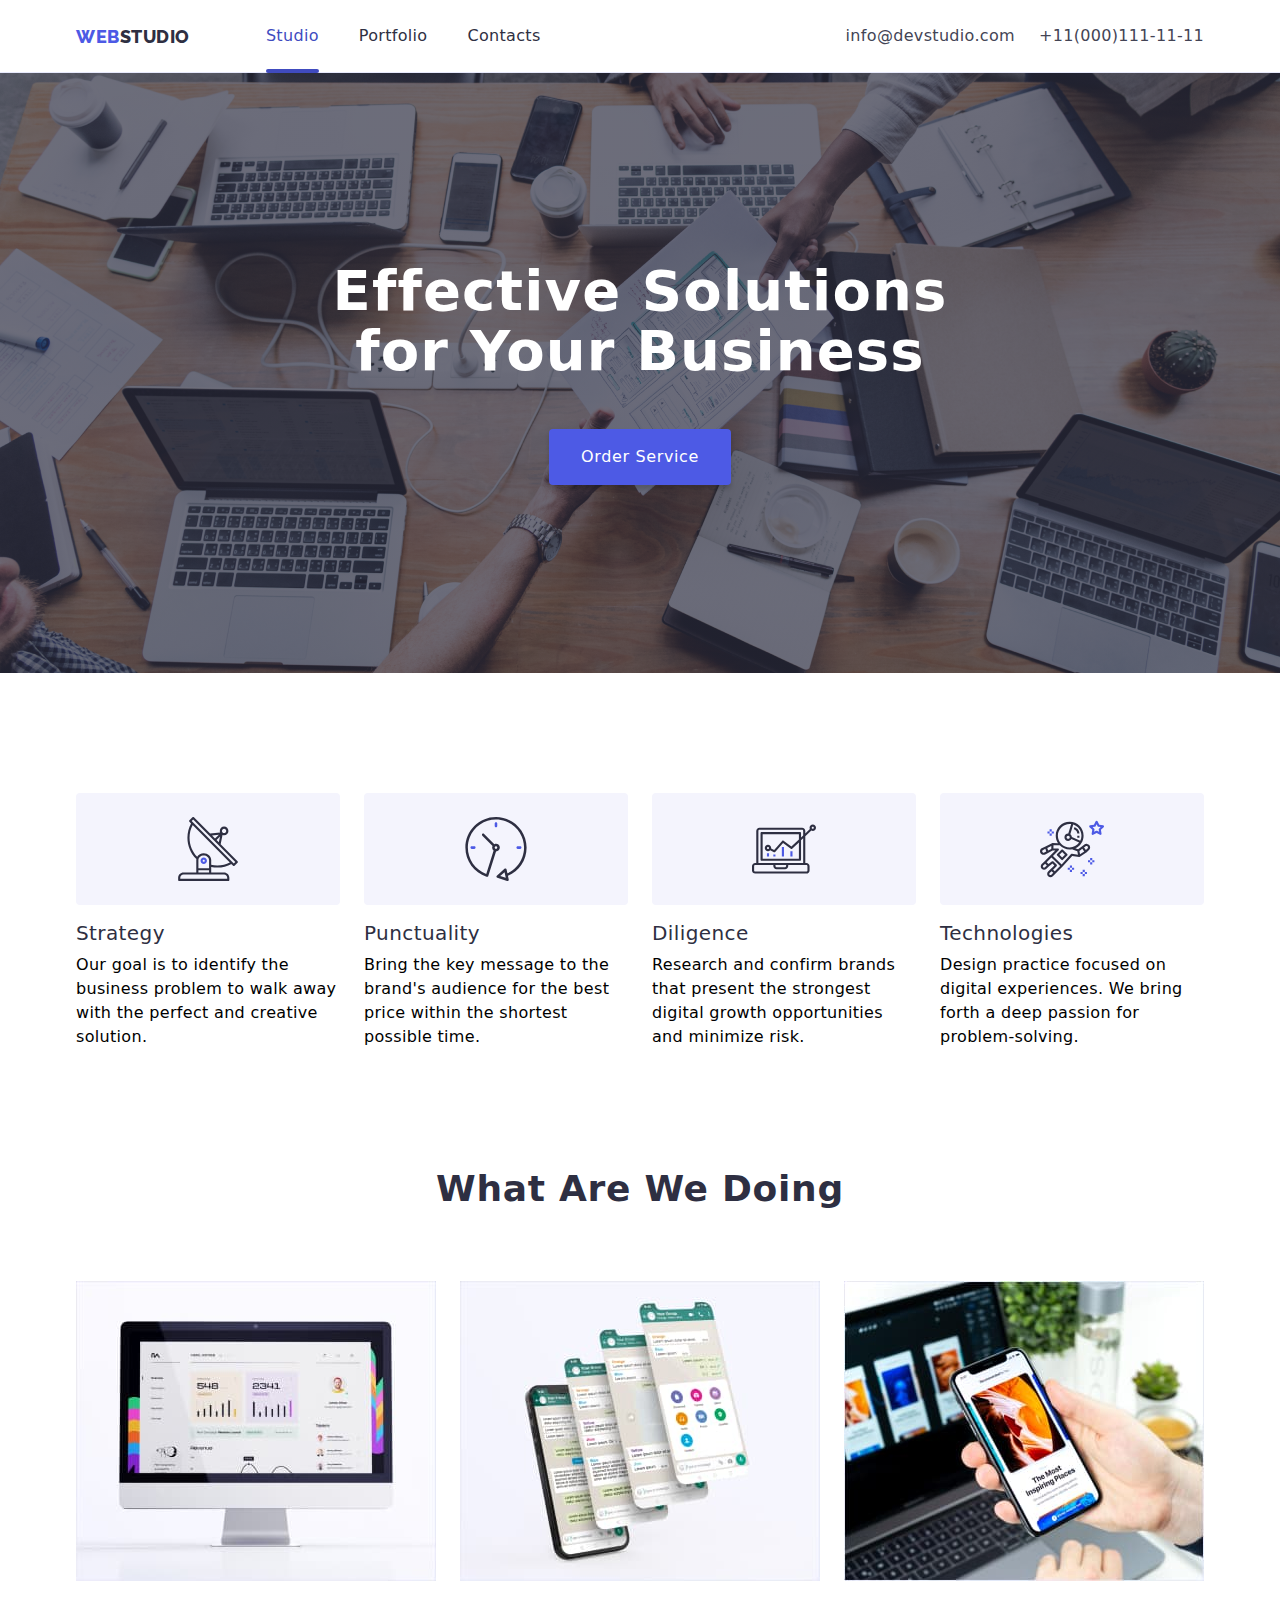
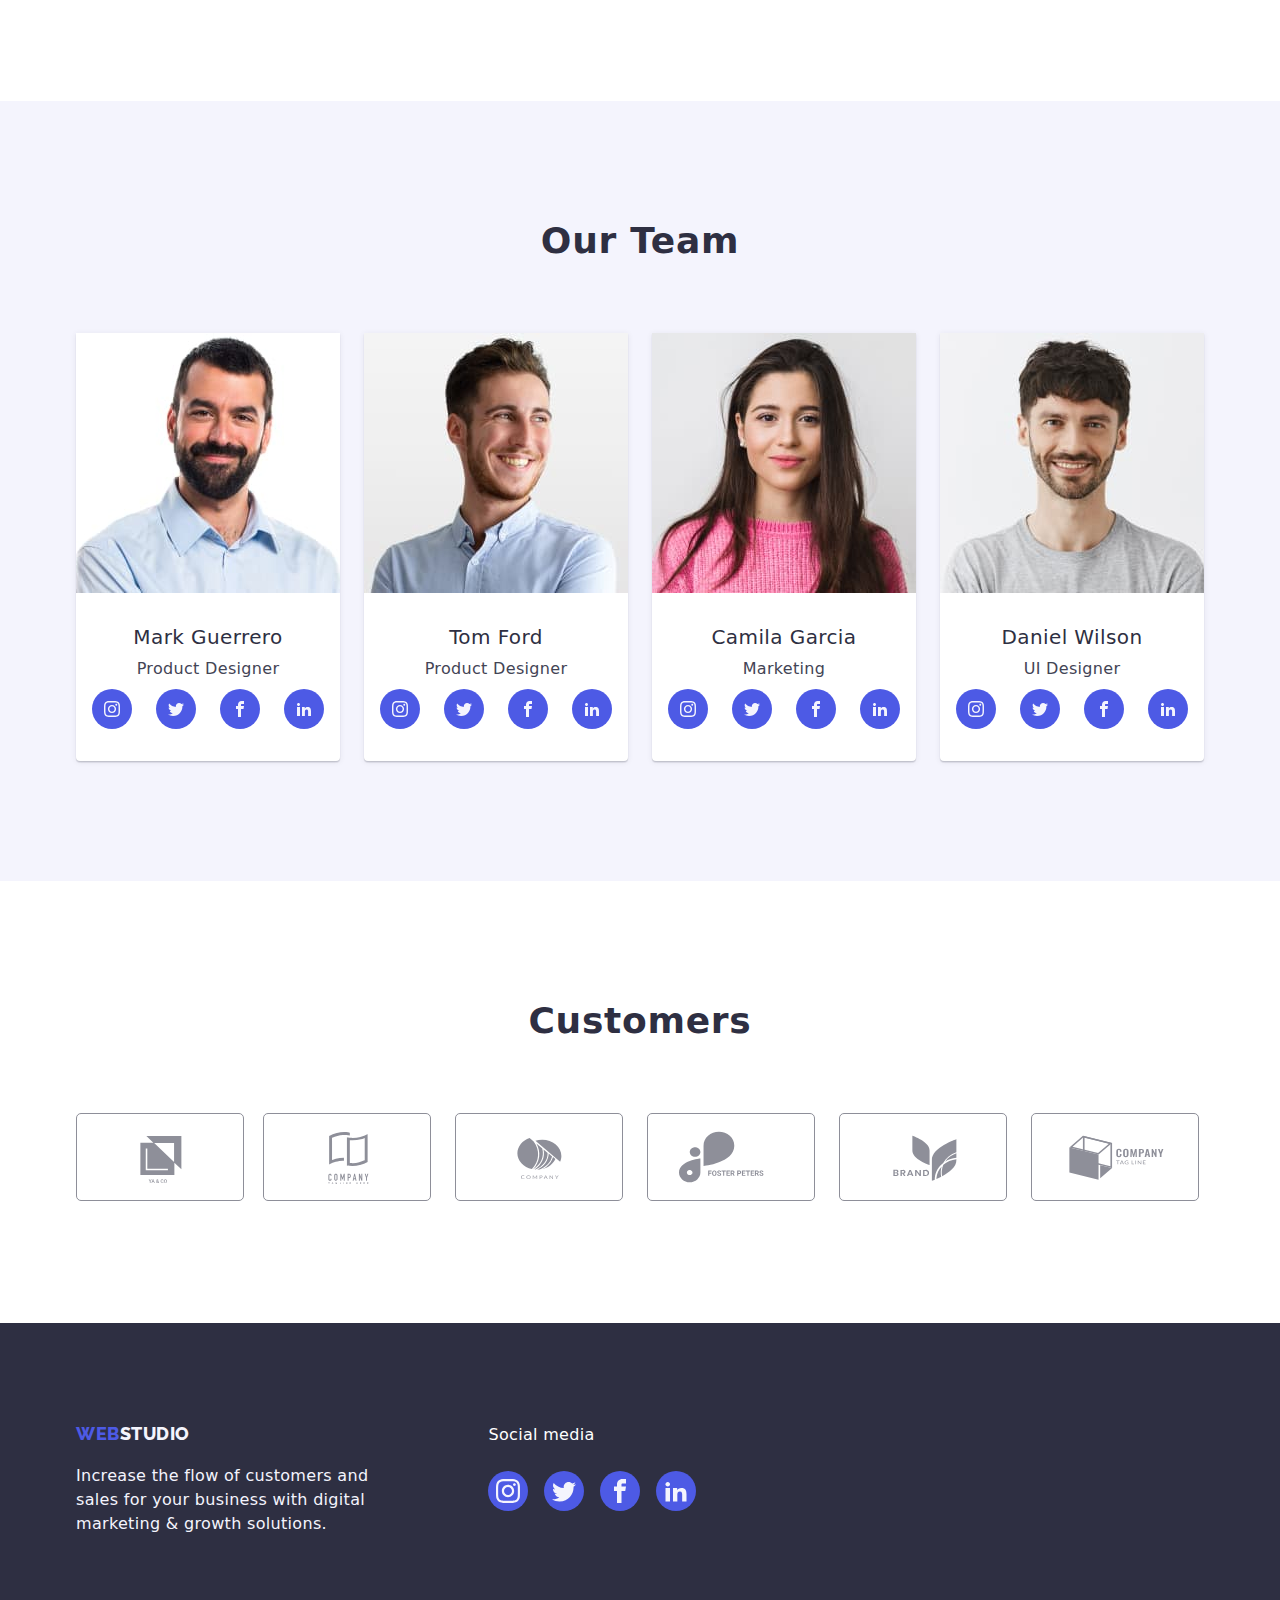
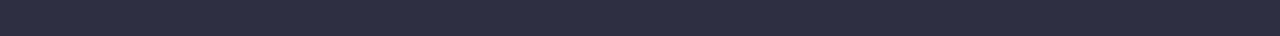
<file: index.html>
<!DOCTYPE html>
<html lang="en">
  <head>
    <meta charset="UTF-8" />
    <meta name="viewport" content="width=device-width, initial-scale=1.0" />
    <title>Homework 5</title>

    <!-- CSS -->
    <link rel="stylesheet" href="./css/styles.css" />

    <!-- FONTS -->
    <link
      href="https://fonts.googleapis.com/css2?family=Raleway:wght@800&family=Roboto:wght@400;500;700;900&display=swap"
      rel="stylesheet"
    />

    <!-- CSS Normalize -->
    <link
      rel="stylesheet"
      href="https://cdnjs.cloudflare.com/ajax/libs/modern-normalize/2.0.0/modern-normalize.min.css"
    />
  </head>
  <body>
    <header class="header">
      <div class="container header-container">
        <nav class="header-nav">
          <a href="./index.html" class="header-logo link">
            <span class="header-logo-web">WEB</span>STUDIO
          </a>
          <ul class="header-list list">
            <li class="header-list-item">
              <a class="header-link link current" href="./index.html"
                >Studio</a
              >
            </li>
            <li class="header-list-item">
              <a class="header-link link" href="./portfolio.html">Portfolio</a>
            </li>
            <li class="header-list-item">
              <a class="header-link link" href="#">Contacts</a>
            </li>
          </ul>
        </nav>

        <ul class="header-contacts list">
          <li class="header-contatcs-item">
            <a
              class="header-contacts-link link"
              href="mailto:info@devstudio.com"
              >info@devstudio.com</a
            >
          </li>
          <li class="header-contacts-item">
            <a class="header-contacts-link link" href="tel:+110001111111"
              >+11(000)111-11-11</a
            >
          </li>
        </ul>
      </div>
    </header>
    <main>
      <!--Section 1-->
      <section class="hero hero-section">
        <div class="container hero-container">
          <h1 class="hero-title">
            Effective Solutions<br />
            for Your Business
          </h1>

          <button class="hero-button button" type="button" data-modal-open>
            Order Service
          </button>
        </div>
      </section>
      <!--Section 2-->
      <section class="section">
        <div class="container">
          <ul class="section-list list">
            <li class="section-item">
              <div class="benefits-svg-box">
                <svg class="benefits-icon-svg" width="64" height="64">
                  <use href="./images/icons.svg#antenna"></use>
                </svg>
              </div>
              <h3 class="section-item-title title">Strategy</h3>
              <p class="section-item-text text">
                Our goal is to identify the business problem to walk away with
                the perfect and creative solution.
              </p>
            </li>
            <li class="section-item">
              <div class="benefits-svg-box">
                <svg lass="benefits-icon-svg" width="64" height="64">
                  <use href="./images/icons.svg#clock"></use>
                </svg>
              </div>
              <h3 class="section-item-title title">Punctuality</h3>
              <p class="section-item-text text">
                Bring the key message to the brand's audience for the best price
                within the shortest possible time.
              </p>
            </li>
            <li class="section-item">
              <div class="benefits-svg-box">
                <svg lass="benefits-icon-svg" width="64" height="64">
                  <use href="./images/icons.svg#diagram"></use>
                </svg>
              </div>
              <h3 class="section-item-title title">Diligence</h3>
              <p class="section-item-text text">
                Research and confirm brands that present the strongest digital
                growth opportunities and minimize risk.
              </p>
            </li>
            <li class="section-item">
              <div class="benefits-svg-box">
                <svg lass="benefits-icon-svg" width="64" height="64">
                  <use href="./images/icons.svg#astronaut"></use>
                </svg>
              </div>
              <h3 class="section-item-title title">Technologies</h3>
              <p class="section-item-text text">
                Design practice focused on digital experiences. We bring forth a
                deep passion for problem-solving.
              </p>
            </li>
          </ul>
        </div>
      </section>
      <!--Section 3-->
      <section class="section section-no-top-padding">
        <div class="container">
          <h2 class="section-title title">What Are We Doing</h2>
          <ul class="section-list list">
            <li class="section-item">
              <img
                src="./images/Monitor.jpg"
                alt="monitor with graphs and charts"
                width="360"
                height="300"
              />
            </li>
            <li class="section-item">
              <img
                src="./images/mobilephone.jpg"
                alt="mobile phone"
                width="360"
                height="300"
              />
            </li>
            <li class="section-item">
              <img
                src="./images/laptopandphone.jpg"
                alt="laptop and phone"
                width="360"
                height="300"
              />
            </li>
          </ul>
        </div>
      </section>
      <!--Section 4-->
      <section class="section section-grey">
        <div class="container team-container">
          <h2 class="section-title title">Our Team</h2>
          <ul class="section-list list">
            <li class="section-list-item">
              <img
                src="./images/Mark.jpg"
                alt="Mark Guererro"
                width="264"
                height="260"
              />
              <div class="section-item-wrap">
                <h3 class="section-item-name title">Mark Guerrero</h3>
                <p class="section-item-position text">Product Designer</p>
                <ul class="team-social list">
                  <li class="team-social-list">
                    <a
                      class="team-social-link link"
                      href="https://instagram.com"
                      target="_blank"
                      rel="noopener noreferrer"
                    >
                      <svg class="team-social-link-box" width="32" height="32">
                        <use href="./images/icons.svg#instagram"></use>
                      </svg>
                    </a>
                  </li>
                  <li class="team-social-list">
                    <a
                      class="team-social-link link"
                      href="https://twitter.com"
                      target="_blank"
                      rel="noopener noreferrer"
                    >
                      <svg class="team-social-link-box" width="32" height="32">
                        <use href="./images/icons.svg#twitter"></use>
                      </svg>
                    </a>
                  </li>
                  <li class="team-social-list">
                    <a
                      class="team-social-link link"
                      href="https://facebook.com"
                      target="_blank"
                      rel="noopener noreferrer"
                    >
                      <svg class="team-social-link-box" width="32" height="32">
                        <use href="./images/icons.svg#facebook"></use>
                      </svg>
                    </a>
                  </li>
                  <li class="team-social-list">
                    <a
                      class="team-social-link link"
                      href="https://linkedin.com"
                      target="_blank"
                      rel="noopener noreferrer"
                    >
                      <svg class="team-social-link-box" width="32" height="32">
                        <use href="./images/icons.svg#linkedin"></use>
                      </svg>
                    </a>
                  </li>
                </ul>
              </div>
            </li>
            <!--  -->
            <li class="section-list-item">
              <img
                src="./images/Tom.jpg"
                alt="Tom Ford"
                width="264"
                height="260"
              />
              <div class="section-item-wrap">
                <h3 class="section-item-name title">Tom Ford</h3>
                <p class="section-item-position text">Product Designer</p>
                <ul class="team-social list">
                  <li class="team-social-list">
                    <a href="#" class="team-social-link">
                      <svg class="team-social-link-box">
                        <use href="./images/icons.svg#instagram"></use>
                      </svg>
                    </a>
                  </li>
                  <li class="">
                    <a href="#" class="team-social-link">
                      <svg class="team-social-link-box">
                        <use href="./images/icons.svg#twitter"></use>
                      </svg>
                    </a>
                  </li>
                  <li class="">
                    <a href="#" class="team-social-link">
                      <svg class="team-social-link-box">
                        <use href="./images/icons.svg#facebook"></use>
                      </svg>
                    </a>
                  </li>
                  <li class="">
                    <a href="#" class="team-social-link">
                      <svg class="team-social-link-box">
                        <use href="./images/icons.svg#linkedin"></use>
                      </svg>
                    </a>
                  </li>
                </ul>
              </div>
            </li>
            <li class="section-list-item">
              <img
                src="./images/Camila.jpg"
                alt="Camila Garcia"
                width="264"
                height="260"
              />
              <div class="section-item-wrap">
                <h3 class="section-item-name title">Camila Garcia</h3>
                <p class="section-item-position text">Marketing</p>
                <ul class="team-social list">
                  <li class="">
                    <a href="#" class="team-social-link">
                      <svg class="team-social-link-box" width="32" height="32">
                        <use href="./images/icons.svg#instagram"></use>
                      </svg>
                    </a>
                  </li>
                  <li class="">
                    <a href="#" class="team-social-link">
                      <svg class="team-social-link-box" width="32" height="32">
                        <use href="./images/icons.svg#twitter"></use>
                      </svg>
                    </a>
                  </li>
                  <li class="">
                    <a href="#" class="team-social-link">
                      <svg class="team-social-link-box" width="32" height="32">
                        <use href="./images/icons.svg#facebook"></use>
                      </svg>
                    </a>
                  </li>
                  <li class="">
                    <a href="#" class="team-social-link">
                      <svg class="team-social-link-box" width="32" height="32">
                        <use href="./images/icons.svg#linkedin"></use>
                      </svg>
                    </a>
                  </li>
                </ul>
              </div>
            </li>
            <li class="section-list-item">
              <img
                src="./images/Daniel.jpg"
                alt="Daniel Wilson"
                width="264"
                height="260"
              />
              <div class="section-item-wrap">
                <h3 class="section-item-name title">Daniel Wilson</h3>
                <p class="section-item-position text">UI Designer</p>
                <ul class="team-social list">
                  <li class="">
                    <a href="#" class="team-social-link">
                      <svg class="team-social-link-box" width="32" height="32">
                        <use href="./images/icons.svg#instagram"></use>
                      </svg>
                    </a>
                  </li>
                  <li class="">
                    <a href="#" class="team-social-link">
                      <svg class="team-social-link-box" width="32" height="32">
                        <use href="./images/icons.svg#twitter"></use>
                      </svg>
                    </a>
                  </li>
                  <li class="">
                    <a href="#" class="team-social-link">
                      <svg class="team-social-link-box" width="32" height="32">
                        <use href="./images/icons.svg#facebook"></use>
                      </svg>
                    </a>
                  </li>
                  <li class="">
                    <a href="#" class="team-social-link">
                      <svg class="team-social-link-box" width="32" height="32">
                        <use href="./images/icons.svg#linkedin"></use>
                      </svg>
                    </a>
                  </li>
                </ul>
              </div>
            </li>
          </ul>
        </div>
      </section>

      <!-- Customers Section -->
<section class="section">
    <div class="container">
      <h2 class="section-title customers-title">Customers</h2>
    <ul class="customers-list list">
    <li class="customers-item">
     <a class="customers-box link" href="">
      <svg class="customers-box-svg">
        <use href="./images/icons.svg#customer-1"></use>
      </svg>
     </a> 
    </li>

    <li class="customers-list-item">
     <a class="customers-box" href="">
      <svg class="customers-box-svg">
        <use href="./images/icons.svg#customer-2"></use>
      </svg>
     </a> 
    </li>

    <li class="customers-list-item">
     <a class="customers-box" href="">
      <svg class="customers-box-svg">
        <use href="./images/icons.svg#customer-3"></use>
      </svg>
     </a> 
    </li>

    <li class="customers-list-item">
     <a class="customers-box" href="">
      <svg class="customers-box-svg">
        <use href="./images/icons.svg#customer-4"></use>
      </svg>
     </a> 
    </li>

    <li class="customers-list-item">
     <a class="customers-box" href="">
      <svg class="customers-box-svg" >
        <use href="./images/icons.svg#customer-5"></use>
      </svg>
     </a> 
    </li>
    <li class="customers-list-item">
     <a class="customers-box" href="">
      <svg class="customers-box-svg">
        <use href="./images/icons.svg#customer-6"></use>
      </svg>
     </a> 
    </li>
    </div>
  </ul>
</section>
    </main>
  </body>
  <!--Footer-->
  <footer class="footer">
    <div class="footer-container container">
      <div class="footer-logo-wrapper list">
        <li class="footer-list-item">
      <a href="./index.html" class="footer-logo link">
        <span class="footer-logo-web">WEB</span>STUDIO
      </a>
      <p class="footer-text text">
        Increase the flow of customers and<br />
        sales for your business with digital<br />
        marketing & growth solutions.
      </p>
        </li>
      </div>
      <div class="footer-socials">
        <p class="footer-socials-text text">Social media</p>
      <ul class="footer-list list">
        <li class="footer-socials-list">
          <a href="#" class="footer-socials-link">
            <svg class="footer-socials-link-box" width="32" height="32">
              <use href="./images/icons.svg#instagram"></use>
            </svg>
          </a>
        </li>

        <li class="footer-socials-list">
          <a href="#" class="footer-socials-link">
            <svg class="footer-socials-link-box" width="32" height="32">
              <use href="./images/icons.svg#twitter"></use>
            </svg>
          </a>
        </li>

        <li class="footer-socials-list">
          <a href="#" class="footer-socials-link">
            <svg class="footer-socials-link-box" width="32" height="32">
              <use href="./images/icons.svg#facebook"></use>
            </svg>
          </a>
        </li>

        <li class="footer-socials-list">
          <a href="#" class="footer-socials-link">
            <svg class="footer-socials-link-box" width="32" height="32">
              <use href="./images/icons.svg#linkedin"></use>
            </svg>
          </a>
        </li>
      </ul>
      </div>
    </div>
</footer>

<!-- MODAL -->
    <div class="backdrop is-hidden" data-modal>
      <div class="modal">
        <button type="button" class="modal-close" data-modal-close>
          <svg class="modal-close-icon" width="8" height="8">
            <use href="./images/icons.svg#icon-close"></use>
          </svg>
        </button>
      </div>
    </div>

    <!-- MODAL SCRIPT -->
    <script src="./js/modal.js"></script>

</body>
</html>
</file>
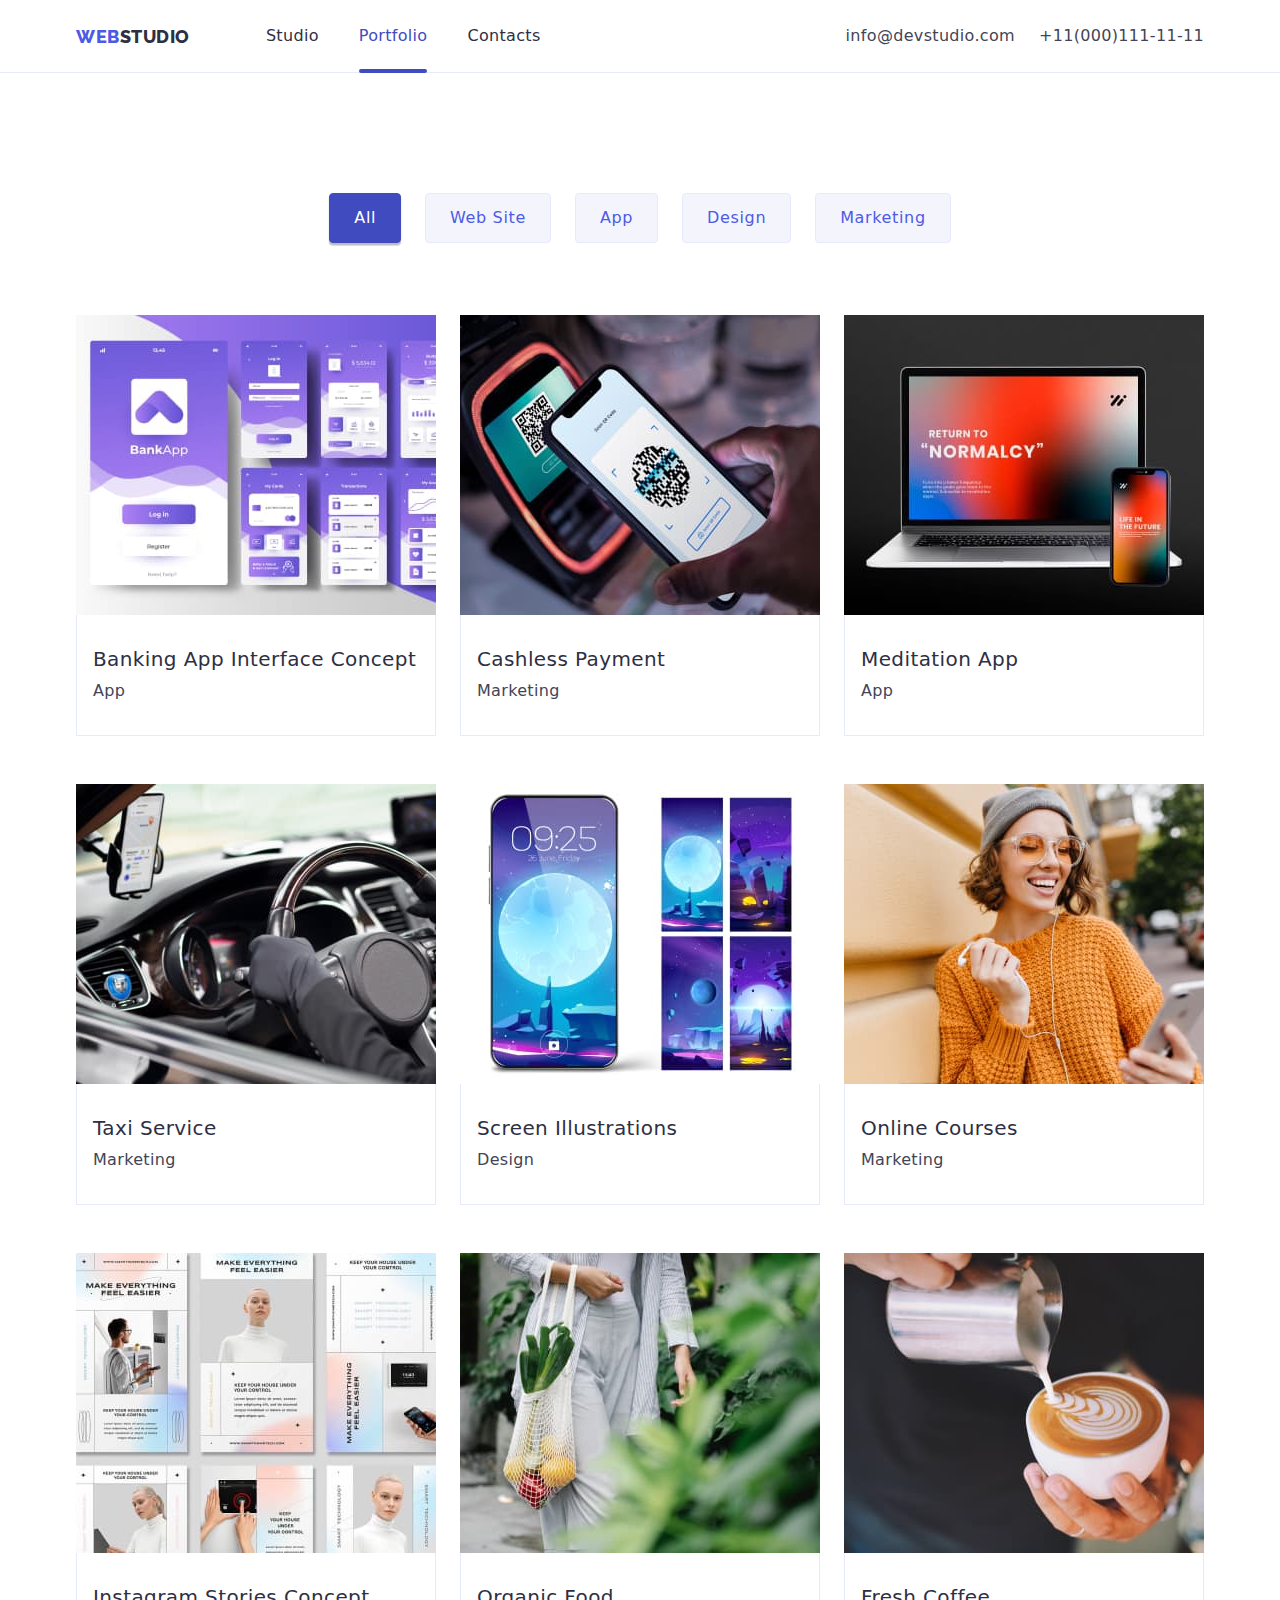
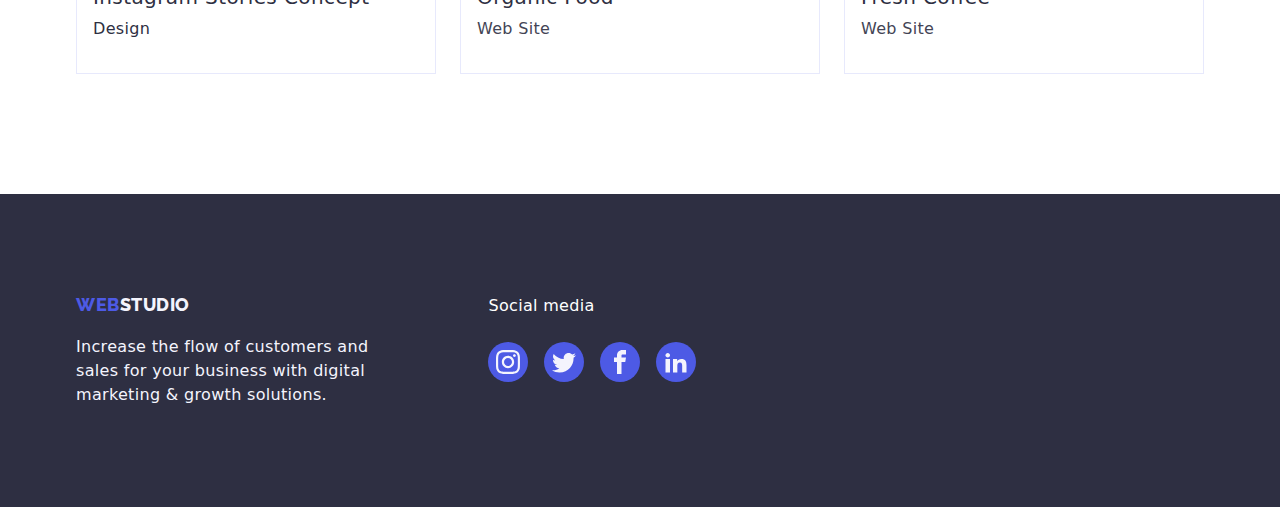
<file: portfolio.html>
<!DOCTYPE html>
<html lang="en">
  <head>
    <meta charset="UTF-8" />
    <meta name="viewport" content="width=device-width, initial-scale=1.0" />
    <title>Portfolio</title>

    <!-- CSS -->
    <link rel="stylesheet" href="./css/styles.css" />

    <!-- FONTS -->
    <link
      href="https://fonts.googleapis.com/css2?family=Raleway:wght@800&family=Roboto:wght@400;500;700;900&display=swap"
      rel="stylesheet"
    />

    <!-- CSS Normalize -->
    <link
      rel="stylesheet"
      href="https://cdnjs.cloudflare.com/ajax/libs/modern-normalize/2.0.0/modern-normalize.min.css"
    />
  </head>
  <body>
    <!-- Header Section -->
    <header class="header">
      <div class="container header-container">
        <nav class="header-nav">
          <a
            class="header-logo link"href="./portfolio.html">
            <span class="header-logo-web">WEB</span>STUDIO</a
          >
          <ul class="header-list list">
            <li class="header-list-item">
              <a
                class="header-link link"
                href="./index.html"
                >Studio</a
              >
            </li>
            <li class="header-list-item">
              <a
                class="header-link link current"
                href="./portfolio.html"
                >Portfolio</a
              >
            </li>
            <li class="header-list-item">
              <a
                class="header-link link"
                href="./index.html"
                
                >Contacts</a
              >
            </li>
          </ul>
        </nav>
        <ul class="header-contacts list">
          <li class="header-contacts-item">
            <a
              class="header-contacts-link link"
              href="mailto:info@devstudio.com"
              >info@devstudio.com</a
            >
          </li>
          <li class="header-contacts-item">
            <a class="header-contacts-link link" href="tel:+110001111111"
              >+11(000)111-11-11</a
            >
          </li>
        </ul>
      </div>
    </header>
    <!-- Filters Section -->
    <main>
      <section class="section">
        <div class="container projects-container">
          <ul class="filters-list list">
            <li class="filters-item">
              <button
                class="filters-button filters-active button"
                type="button"
              >
                All
              </button>
            </li>
            <li class="filters-item">
              <button class="filters-button button" type="button">
                Web Site
              </button>
            </li>
            <li class="filters-item">
              <button class="filters-button button" type="button">App</button>
            </li>
            <li class="filters-item">
              <button class="filters-button button" type="button">
                Design
              </button>
            </li>
            <li class="filters-item">
              <button class="filters-button button" type="button">
                Marketing
              </button>
            </li>
          </ul>
        <!-- Services section -->
        <!-- <section class="services-section"> -->
          <ul class="services-list list">
            <li class="services-item ">
              <a class="services-link link" href="#">
                <div class="services-link-wrap">
              <img
                src="./images/image.jpg"
                alt="image"
                width="360"
                height="300"
              />
              <p class="services-link-text">
                14 Stylish and User-Friendly App Design Concepts · Task Manager App · Calorie Tracker App · Exotic Fruit Ecommerce App · Cloud Storage App
              </p>
                </div>
              <div class="services-title-wrap">
                <h3 class="services-title title">
                  Banking App Interface Concept
                </h3>
                <p class="services-text text">App</p>
              </div>
              </a>
            </li>
            <li class="services-item">
              <a class="services-link link" href="#">
              <div class="services-link-wrap">
              <img
                src="./images/phonebarcode.jpg"
                alt="phonebarcode"
                width="360"
                height="300"
              />
              <p class="services-link-text">
                14 Stylish and User-Friendly App Design Concepts · Task Manager App · Calorie Tracker App · Exotic Fruit Ecommerce App · Cloud Storage App
              </p>
              </div>
              <div class="services-title-wrap">
                <h3 class="services-title title">Cashless Payment</h3>
                <p class="services-text text">Marketing</p>
              </div>
              </a>
            </li>
            <li class="services-item">
              <a class="services-link link" href="#">
              <div class="services-link-wrap">
              <img
                src="./images/laptop.jpg"
                alt="laptop"
                width="360"
                height="300"
              />
              <p class="services-link-text">
                14 Stylish and User-Friendly App Design Concepts · Task Manager App · Calorie Tracker App · Exotic Fruit Ecommerce App · Cloud Storage App
              </p>
                </div>
              <div class="services-title-wrap">
                <h3 class="services-title title">Meditation App</h3>
                <p class="services-text text">App</p>
              </div>
              </a>
            </li>
            <li class="services-item">
              <a class="services-link link" href="#">
              <div class="services-link-wrap">
                <img
                src="./images/steeringwheel.jpg"
                alt="steeringwheel"
                width="360"
                height="300"
              />
              <p class="services-link-text">
                14 Stylish and User-Friendly App Design Concepts · Task Manager App · Calorie Tracker App · Exotic Fruit Ecommerce App · Cloud Storage App
              </p>
                </div>
              <div class="services-title-wrap">
                <h3 class="services-title title">Taxi Service</h3>
                <p class="services-text text">Marketing</p>
              </div>
              </a>
            </li>
            <li class="services-item">
              <a class="services-link link" href="#">
              <div class="services-link-wrap">
                <img
                src="./images/cellphone.jpg"
                alt="cellphone"
                width="360"
                height="300"
              />
              <p class="services-link-text">
                14 Stylish and User-Friendly App Design Concepts · Task Manager App · Calorie Tracker App · Exotic Fruit Ecommerce App · Cloud Storage App
              </p>
                </div>
              <div class="services-title-wrap">
                <h3 class="services-title title">Screen Illustrations</h3>
                <p class="services-text text">Design</p>
              </div>
              </a>
            </li>
            <li class="services-item">
              <a class="services-link link" href="#">
              <div class="services-link-wrap">
                <img
                src="./images/happygirl.jpg"
                alt="happygirl"
                width="360"
                height="300"
              />
              <p class="services-link-text">
                14 Stylish and User-Friendly App Design Concepts · Task Manager App · Calorie Tracker App · Exotic Fruit Ecommerce App · Cloud Storage App
              </p>
                </div>
              <div class="services-title-wrap">
                <h3 class="services-title title">Online Courses</h3>
                <p class="services-text text">Marketing</p>
              </div>
              </a>
            </li>
            <li class="services-item">
              <a class="services-link link" href="#">
              <div class="services-link-wrap">
                <img
                src="./images/woman.jpg"
                alt="woman"
                width="360"
                height="300"
              />
              <p class="services-link-text">
                14 Stylish and User-Friendly App Design Concepts · Task Manager App · Calorie Tracker App · Exotic Fruit Ecommerce App · Cloud Storage App
              </p>
                </div>
              <div class="services-title-wrap">
                <h3 class="services-title title">Instagram Stories Concept</h3>
                <p>Design</p>
              </div>
              </a>
            </li>
            <li class="services-item">
              <a class="services-link link" href="#">
              <div class="services-link-wrap">
              <img
                src="./images/fruitbag.jpg"
                alt="fruitbag"
                width="360"
                height="300"
              />
              <p class="services-link-text">
                14 Stylish and User-Friendly App Design Concepts · Task Manager App · Calorie Tracker App · Exotic Fruit Ecommerce App · Cloud Storage App
              </p>
                </div>
              <div class="services-title-wrap">
                <h3 class="services-title title">Organic Food</h3>
                <p class="services-text text">Web Site</p>
              </div>
              </a>
            </li>
            <li class="services-item">
              <a class="services-link link" href="#">
              <div class="services-link-wrap">
              <img
                src="./images/coffee.jpg"
                alt="coffee"
                width="360"
                height="300"
              />
                <p class="services-link-text">
                14 Stylish and User-Friendly App Design Concepts · Task Manager App · Calorie Tracker App · Exotic Fruit Ecommerce App · Cloud Storage App
              </p>
                </div>
              <div class="services-title-wrap">
                <h3 class="services-title title">Fresh Coffee</h3>
                <p class="services-text text">Web Site</p>
              </div>
               </a>
            </li>

          </ul>
        </div>
      </section>
      <!-- </section> -->
    </main>

    <!-- Footer Section -->
    <footer class="footer">
    <div class="footer-container container">
      <div class="footer-logo-wrapper list">
        <li class="footer-list-item">
      <a href="./index.html" class="footer-logo link">
        <span class="footer-logo-web">WEB</span>STUDIO
      </a>
      <p class="footer-text text">
        Increase the flow of customers and<br />
        sales for your business with digital<br />
        marketing & growth solutions.
      </p>
        </li>
      </div>
      <div class="footer-socials">
        <p class="footer-socials-text text">Social media</p>
      <ul class="footer-list list">
        <li class="footer-socials-list">
          <a href="#" class="footer-socials-link">
            <svg class="footer-socials-link-box" width="32" height="32">
              <use href="./images/icons.svg#instagram"></use>
            </svg>
          </a>
        </li>

        <li class="footer-socials-list">
          <a href="#" class="footer-socials-link">
            <svg class="footer-socials-link-box" width="32" height="32">
              <use href="./images/icons.svg#twitter"></use>
            </svg>
          </a>
        </li>

        <li class="footer-socials-list">
          <a href="#" class="footer-socials-link">
            <svg class="footer-socials-link-box" width="32" height="32">
              <use href="./images/icons.svg#facebook"></use>
            </svg>
          </a>
        </li>

        <li class="footer-socials-list">
          <a href="#" class="footer-socials-link">
            <svg class="footer-socials-link-box" width="32" height="32">
              <use href="./images/icons.svg#linkedin"></use>
            </svg>
          </a>
        </li>
      </ul>
      </div>
    </div>
</footer>
</html>
</file>
<file: css/styles.css>
/* CSS Variable */
:root {
  --iris-color: #4d5ae5;
  --navyblue-color: #2e2f42;
  --slate-color: #434455;
  --white-color: #ffffff;
  --cloud-color: #f4f4fd;
  --ocean-color: #404bbf;
  --cornflower-color: #e7e9fc;
  --dairy-color: #fcfcfc;
}

/* CSS Reset */
p,
h1,
h2,
h3,
h4,
h5,
h6 {
  margin: 0;
}
ul,
ol {
  margin: 0;
  padding: 0;
}
img {
  display: block;
}
/* END of CSS Reset */

.container {
  width: 1158px;
  padding: 0 15px;
  margin: 0 auto;
}

body {
  font-family: "Roboto", sans-serif;
  font-size: 16px;
  font-style: normal;
  font-weight: 400;
  line-height: 24px;
  letter-spacing: 0.32px;
}
/* Gen. Styles */
.list {
  list-style: none;
}
.link {
  text-decoration: none;
  color: var(--navyblue-color);
}
.button {
  cursor: pointer;
  background-color: var(--iris-color);
  border-radius: 4px;
  font-size: 16px;
  font-style: normal;
  font-weight: 500;
  line-height: 24px;
  letter-spacing: 0.64px;
}

.section-title {
  font-size: 36px;
  font-style: normal;
  font-weight: 700;
  line-height: 40px;
  letter-spacing: 0.72px;
  text-transform: capitalize;
}
.title {
  font-size: 20px;
  font-weight: 500;
  letter-spacing: 0.4px;
}
/* Header */
.header {
  background-color: var(--white-color);
  border-bottom: 1px solid var(--cornflower-color);
}

.header-container {
  display: flex;
  align-items: center;
  justify-content: space-between;
}

.header-nav {
  display: flex;
  align-items: center;
}

.header-list {
  display: flex;
  gap: 40px;
  margin-left: 76px;
}

.header-logo {
  color: var(--navyblue-color);
  font-family: "Raleway", sans-serif;
  font-size: 18px;
  font-style: normal;
  font-weight: 800;
  line-height: 21px;
  letter-spacing: 0.54px;
  text-transform: uppercase;
  transition: color 250ms cubic-bezier(0.4, 0, 0.2, 1);
}
.header-logo:hover,
.header-logo:focus {
  color: var(--iris-color);
}
.header-logo-web {
  color: var(--iris-color);
}

.current {
  position: relative;
  color: var(--ocean-color);
}

.current::after {
  border: 2px solid var(--ocean-color);
  background-color: var(--ocean-color);
  border-radius: 2px;
}

.header-link {
  font-weight: 500;
  display: block;
  padding: 24px 0;
  transition: color 250ms cubic-bezier(0.4, 0, 0.2, 1);
  position: relative;
}

.header-link:hover,
.header-link:focus {
  color: var(--ocean-color);
}

.header-link:after {
  content: "";
  position: absolute;
  width: 100%;
  height: 4px;
  bottom: -1px;
  left: 0;
  border-radius: 2px;
  transition: background-color 250ms cubic-bezier(0.4, 0, 0.2, 1),
    border 250ms cubic-bezier(0.4, 0, 0.2, 1);
  border: 2px solid transparent;
}

.header-link:hover:after {
  bottom: -1px;
  background-color: var(--ocean-color);
  border: 2px solid var(--ocean-color);
}

.header-contacts {
  display: flex;
  gap: 24px;
}

.header-contacts-link {
  display: block;
  padding: 24px 0;
  color: var(--slate-color);
  transition: color 250ms cubic-bezier(0.4, 0, 0.2, 1);
}

.header-contacts-link:hover,
.header-contacts-link:focus {
  color: var(--iris-color);
}

/* Hero section */
.hero {
  background-color: var(--navyblue-color);
}

.hero-container {
  display: flex;
  flex-direction: column;
  align-items: center;
}

.hero-section {
  padding-top: 188px;
  padding-bottom: 188px;
  background-image: linear-gradient(
      to right,
      rgba(46, 47, 66, 0.7),
      rgba(46, 47, 66, 0.7)
    ),
    url(../images/hero-bg.png);
  background-repeat: no-repeat;
  background-position: center;
  background-size: cover;
}

.hero-title {
  color: var(--white-color);
  font-size: 56px;
  font-weight: 700;
  line-height: 60px;
  letter-spacing: 1.12px;
  text-align: center;
  margin-bottom: 48px;
}

.hero-section-button {
  display: flex;
  align-items: center;
}

.hero-button {
  color: var(--white-color);
  font-family: inherit;
  border: 0;
  box-shadow: 0px 4px 4px 0px rgba(0, 0, 0, 0.15);
  padding: 16px 32px;
  align-items: center;
  gap: 10px;
  transition: background-color 250ms cubic-bezier(0.4, 0, 0.2, 1),
    box-shadow 250ms cubic-bezier(0.4, 0, 0.2, 1);
}

.hero-button:hover,
.hero-button:focus {
  background: var(--ocean-color);
  box-shadow: 0px 4px 4px 0px rgba(0, 0, 0, 0.15);
}

/*  section 2-3*/
.section {
  background-color: var(--white-color);
  padding-top: 120px;
  padding-bottom: 120px;
}

.section-list-wrap {
  display: flex;
  flex-direction: column;
}

.section-list {
  display: flex;
  justify-content: space-evenly;
  gap: 24px;
}

.section-list-container {
  display: flex;
  justify-content: space-evenly;
}

.section-title {
  color: var(--navyblue-color);
  font-size: 36px;
  font-style: normal;
  font-weight: 700;
  line-height: 40px;
  letter-spacing: 0.72px;
  text-transform: capitalize;
  text-align: center;
  margin-bottom: 72px;
}

.section-no-top-padding {
  padding-top: 0;
}

.section-item-title {
  color: var(--navyblue-color);
  justify-content: center;
}

.section-item-name {
  display: flex;
  width: 100%;
  flex-direction: column;
  justify-content: space-evenly;
  align-items: center;
  gap: 8px;
  margin-bottom: 8px;
}

.section-item-position {
  display: flex;
  flex-direction: column;
  justify-content: center;
  align-items: center;
}

.section-list-item {
  background-color: var(--white-color);
  border-radius: 0px 0px 4px 4px;
  box-shadow: 0px 2px 1px 0px rgba(46, 47, 66, 0.08),
    0px 1px 1px 0px rgba(46, 47, 66, 0.16),
    0px 1px 6px 0px rgba(46, 47, 66, 0.08);
}

.benefits-svg-box {
  width: 264px;
  height: 112px;
  background-color: var(--cloud-color);
  display: flex;
  justify-content: center;
  align-items: center;
  border-radius: 4px;
  margin-bottom: 8px;
}

.team-social {
  display: flex;
  justify-content: center;
  gap: 24px;
  margin-top: 8px;
}

.team-social-link-box {
  fill: currentColor;
  width: 16px;
  height: 16px;
}

.team-social-link {
  width: 40px;
  height: 40px;
  border-radius: 50%;
  display: flex;
  align-items: center;
  justify-content: center;
  color: var(--cloud-color);
  background-color: var(--iris-color);
  transition: background-color 250ms cubic-bezier(0.4, 0, 0.2, 1);
}

.team-social-link:hover,
.team-social-link:focus {
  background-color: var(--ocean-color);
}

.team-container {
  flex-direction: column;
  justify-content: center;
  align-items: center;
  gap: 32px;
}

.section-item-wrap {
  padding-top: 32px;
  padding-bottom: 32px;
  gap: 32px;
  width: 100%;
  text-align: center;
}

/* section 4 */
.section-grey {
  background-color: var(--cloud-color);
}

.section-item {
  background-color: var(--white-color);
  display: flex;
  width: calc((100% - 40px) / 3);
  flex-direction: column;
  align-items: flex-start;
  gap: 8px;
}

.section-item-name {
  color: var(--navyblue-color);
}
.section-item-position {
  color: var(--slate-color);
}

/* Customers section */

.customers-title {
  color: var(--navyblue-color);
  display: flex;
  justify-content: center;
  align-items: center;
}

.customers-list {
  display: flex;
  gap: 24px;
}

.customers-item {
  width: calc((100% - 150px) / 6);
  height: 90px;
}

.customers-link {
  width: 100%;
  height: 100%;
  stroke-width: 0;
  stroke: currentColor;
}

.customers-box-svg {
  width: 104px;
  height: 56px;
  fill: currentColor;
}

.customers-box-svg:hover,
.customers-box-svg:focus {
  border-color: var(--ocean-color);
  color: var(--ocean-color);
}

.customers-box {
  width: 168px;
  height: 88px;
  border: 1px solid #8e8f99;
  border-radius: 5px;
  display: flex;
  justify-content: center;
  align-items: center;
  color: #8e8f99;
  transition: border-color 250ms cubic-bezier(0.4, 0, 0.2, 1),
    color 250ms cubic-bezier(0.4, 0, 0.2, 1);
}

.customers-box:hover,
.customers-box:focus {
  border-color: var(--ocean-color);
  color: var(--ocean-color);
}

/* footer section */
.footer {
  padding-top: 100px;
  padding-bottom: 100px;
  background-color: var(--navyblue-color);
}

.footer-container {
  display: flex;
  align-items: flex-start;
}

.footer-logo {
  color: var(--cloud-color);
  font-family: "Raleway";
  font-size: 18px;
  font-style: normal;
  font-weight: 800;
  line-height: 21px;
  letter-spacing: 0.54px;
  text-transform: uppercase;
  transition: color 250ms cubic-bezier(0.4, 0, 0.2, 1);
}

.footer-logo:hover,
.footer-logo:focus {
  color: var(--iris-color);
}
.footer-logo-web {
  color: var(--iris-color);
}
.footer-text {
  color: var(--cloud-color);
  margin-top: 17px;
}

.footer-list {
  flex-wrap: wrap;
  display: flex;
  gap: 16px;
  margin-top: 16px;
}

.footer-socials {
  margin-left: 120px;
}

.footer-socials-text {
  color: var(--white-color);
  display: flex;
}

.footer-socials-link-box {
  width: 24px;
  height: 24px;
  fill: var(--cloud-color);
}

.footer-socials-link {
  width: 40px;
  height: 40px;
  border-radius: 50%;
  display: flex;
  align-items: center;
  justify-content: center;
  background-color: var(--iris-color);
  margin-top: 8px;
  transition: background-color 250ms cubic-bezier(0.4, 0, 0.2, 1);
}

.footer-socials-link:hover,
.footer-socials-link:focus {
  cursor: pointer;
  background-color: #31d0aa;
}

/* Portfolio page*/

/* Filters section */

.filters-container {
  display: flex;
  flex-direction: column;
  justify-content: flex-start;
  align-items: center;
}

.filters-list {
  display: flex;
  gap: 24px;
  margin-bottom: 72px;
  justify-content: center;
}

.filters-item {
  display: inline-flex;
}

.filters-button {
  color: var(--iris-color);
  background-color: var(--cloud-color);
  border-radius: 4px;
  border: 1px solid var(--cornflower-color);
  font-family: inherit;
  padding: 12px 24px;
  transition: background-color 250ms cubic-bezier(0.4, 0, 0.2, 1),
    color 250ms cubic-bezier(0.4, 0, 0.2, 1),
    border-color 250ms cubic-bezier(0.4, 0, 0.2, 1),
    box-shadow 250ms cubic-bezier(0.4, 0, 0.2, 1);
}

.filters-button:hover,
.filters-button:focus,
.filters-active {
  background-color: var(--ocean-color);
  color: var(--white-color);
  border-color: var(--ocean-color);
  box-shadow: 0px 2px 2px 0px rgba(0, 0, 0, 0.12),
    0px 2px 1px 0px rgba(0, 0, 0, 0.08), 0px 3px 1px 0px rgba(0, 0, 0, 0.1);
}

/* Services section */

.services-link {
  display: block;
  transition: box-shadow 250ms cubic-bezier(0.4, 0, 0.2, 1);
}

.services-link:hover,
.services-link:focus {
  box-shadow: 0px 2px 1px 0px rgba(46, 47, 66, 0.08),
    0px 1px 1px 0px rgba(46, 47, 66, 0.16),
    0px 1px 6px 0px rgba(46, 47, 66, 0.08);
}

.services-link-wrap {
  position: relative;
  overflow: hidden;
}

.services-link-text {
  position: absolute;
  top: 0;
  height: 100%;
  width: 100%;
  padding: 40px 32px;
  color: var(--cloud-color);
  background-color: var(--iris-color);
  transform: translateY(100%);
  transition: transform 250ms cubic-bezier(0.4, 0, 0.2, 1);
}

.services-item {
  transition: transform 250ms cubic-bezier(0.4, 0, 0.2, 1);
}

.services-link:hover .services-link-text {
  transform: translateY(0);
}

.services-link:focus .services-link-text {
  transform: translateY(0);
}

.services-list {
  background-color: var(--white-color);
  display: flex;
  flex-wrap: wrap;
  gap: 48px 24px;
}
.services-item {
  background: var(--white-color);
}
.services-title {
  color: var(--navyblue-color);
  margin-bottom: 8px;
}
.services-text {
  color: var(--slate-color);
}

.services-container {
  margin-top: 0;
}

.services-title-wrap {
  border: 1px solid var(--cornflower-color);
  padding: 32px 16px;
  border-top: none;
}

/* MODAL  WINDOW*/
.backdrop {
  position: fixed;
  top: 0;
  left: 0;
  width: 100%;
  height: 100%;
  background-color: rgba(0, 0, 0, 0.2);
  opacity: 1;
  transition: opacity 250ms cubic-bezier(0.4, 0, 0.2, 1);
}

.modal {
  position: absolute;
  top: 50%;
  left: 50%;
  min-width: 408px;
  min-height: 584px;
  background-color: var(--dairy-color);
  border-radius: 4px;
  box-shadow: 0px 2px 1px 0px rgba(0, 0, 0, 0.2),
    0px 1px 3px 0px rgba(0, 0, 0, 0.12), 0px 1px 1px 0px rgba(0, 0, 0, 0.14);

  transform: translate(-50%, -50%) scale(1);
  transition: transform 250ms cubic-bezier(0.4, 0, 0.2, 1),
    box-shadow 250ms cubic-bezier(0.4, 0, 0.2, 1),
    background-color 250ms cubic-bezier(0.4, 0, 0.2, 1);
}

.backdrop.is-hidden .modal {
  transform: translate(-50%, -50%) scale(0);
}

.modal-close {
  position: absolute;
  top: 8px;
  right: 8px;
  padding: 0;
  display: flex;
  justify-content: center;
  align-items: center;
  width: 30px;
  height: 30px;

  background-color: var(--cornflower-color);
  color: var(--navyblue-color);
  border: 1px solid rgba(0, 0, 0, 0.1);
  border-radius: 15px;
  cursor: pointer;

  transition: color 250ms cubic-bezier(0.4, 0, 0.2, 1),
    background-color 250ms cubic-bezier(0.4, 0, 0.2, 1),
    border 250ms cubic-bezier(0.4, 0, 0.2, 1);
}

.modal-close-icon {
  fill: currentColor;
}

.modal-close:hover,
.modal-close:focus {
  color: var(--white-color);
  background-color: var(--ocean-color);
  border: 1px solid var(--ocean-color);
}

.is-hidden {
  visibility: none;
  opacity: 0;
  pointer-events: none;
}
</file>
